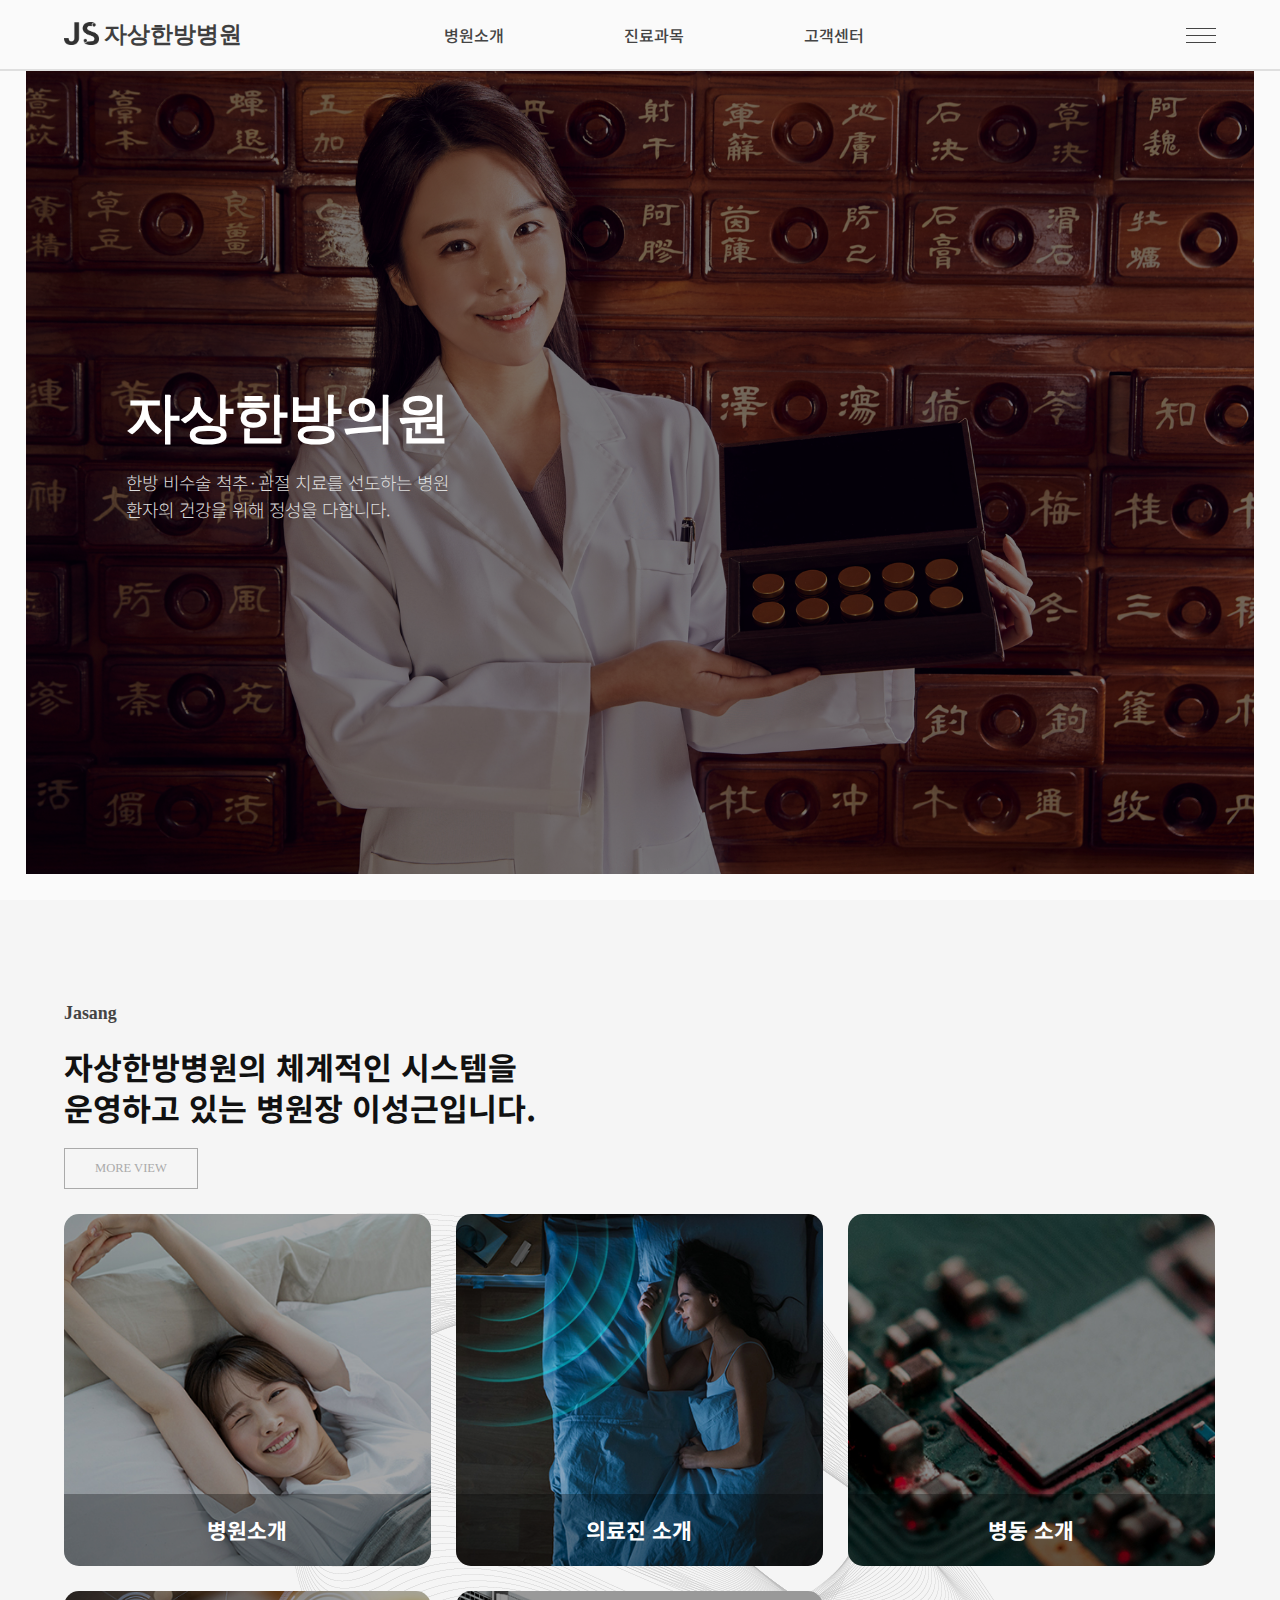
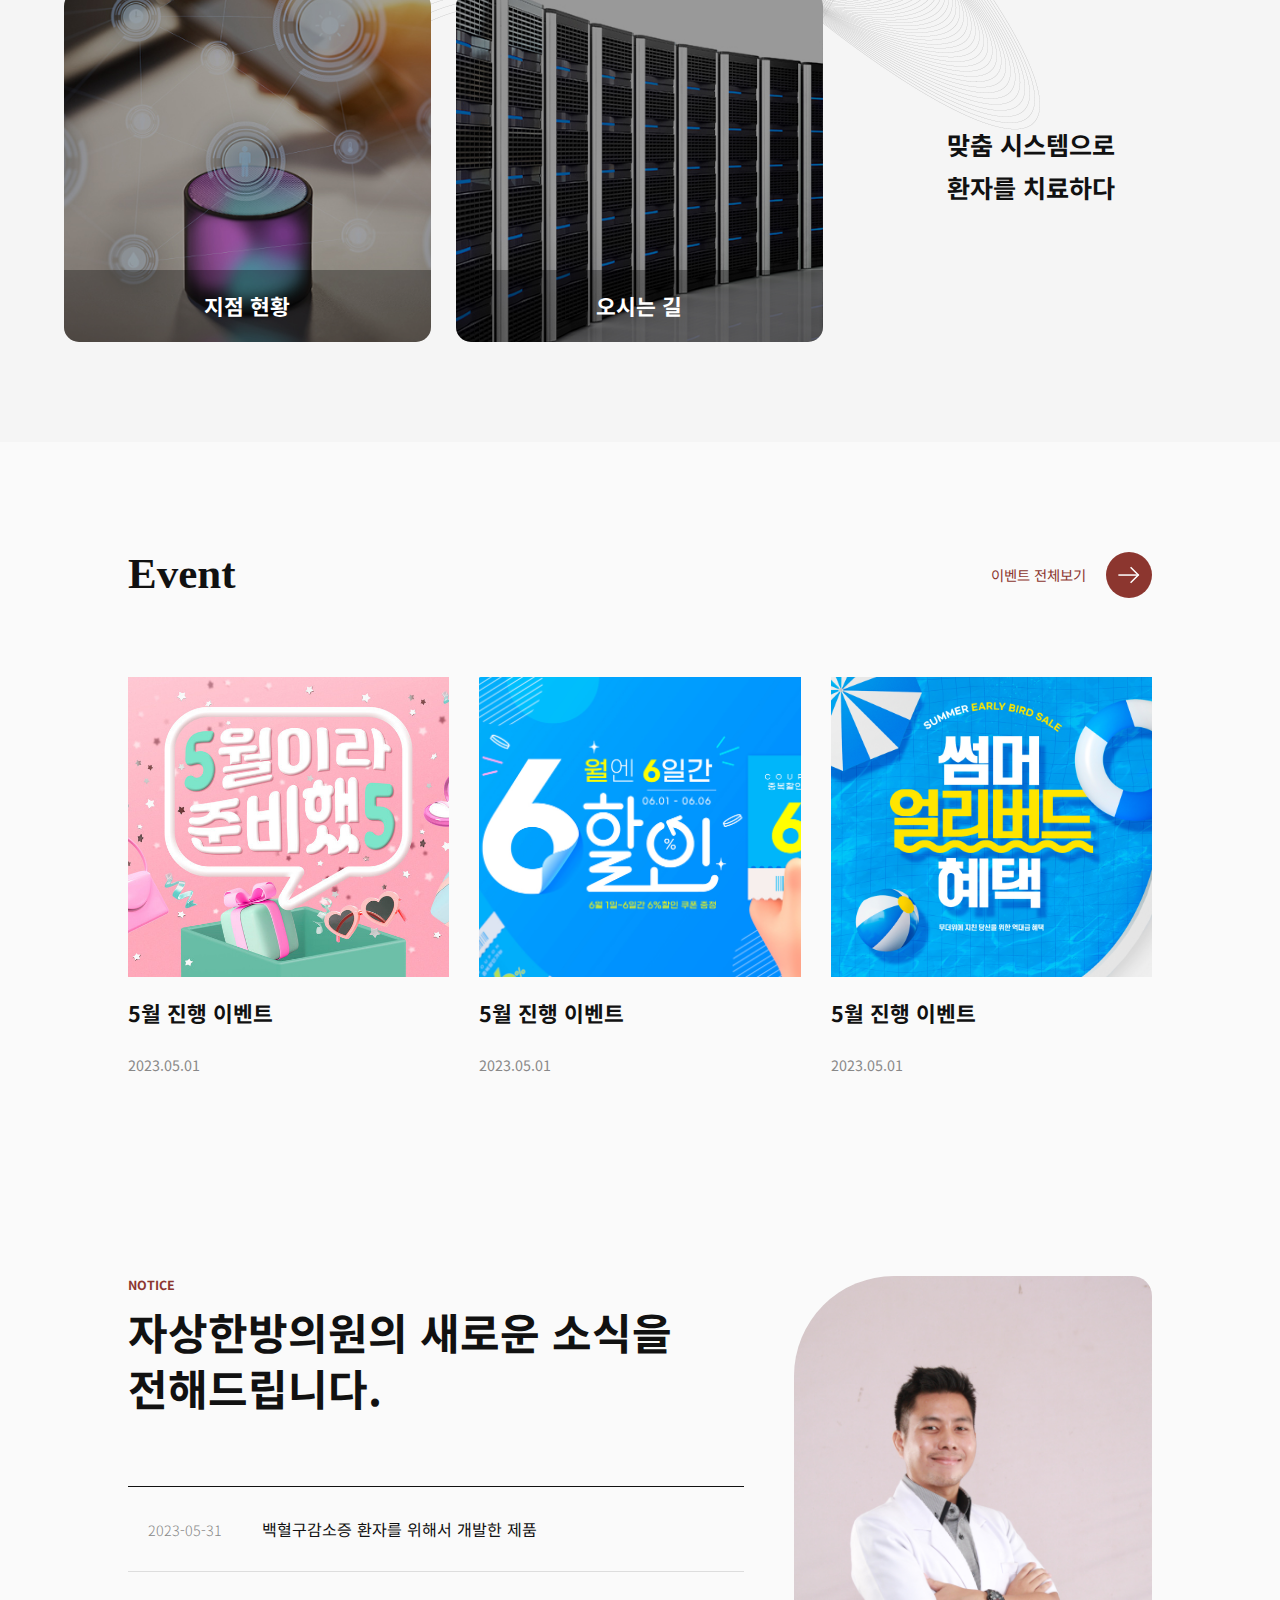
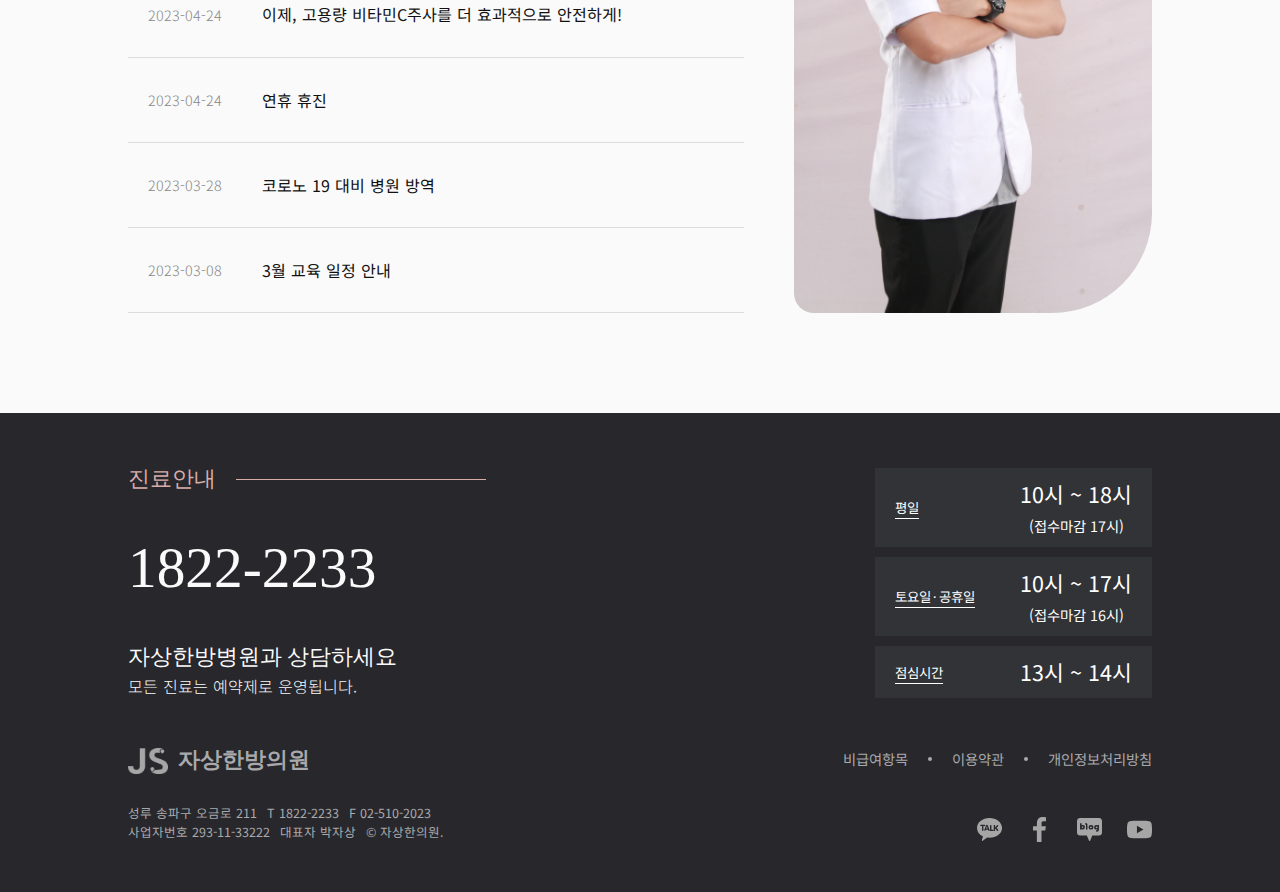
<file: index.html>
<!DOCTYPE html>
<html lang="ko">

<head>
    <meta charset="UTF-8">
    <meta name="viewport" content="width=device-width, initial-scale=1.0">
    <title>Document</title>
    <!-- 공통 css -->
    <link rel="stylesheet" href="/css/reset.css">
    <link rel="stylesheet" href="/css/style.css">
    <link rel="stylesheet" href="/css/font.css">

    <!-- 페이지별 css -->
    <link rel="stylesheet" href="/css/main-banner.css">
    <link rel="stylesheet" href="/css/layout.css">
    <link rel="stylesheet" href="/css/board-latest-img.css">
    <link rel="stylesheet" href="/css/board-latest-text.css">
</head>

<body>
    <!-- 공통영역 네브 -->
    <div class="include-file" data-include-path="/nav.html"></div>

    <!-- 상단 배너 -->
    <div class="wrapper">
        <section class="main-banner" data-type="a" data-css="main-banner">
            <div class="background">
                <div class="text__box">
                    <div class="title">
                        <span>자상한방의원</span>
                    </div>
                    <div class="text">
                        <span>한방 비수술 척추·관절 치료를 선도하는 병원</span>
                        <span>환자의 건강을 위해 정성을 다합니다.</span>
                    </div>
                </div>
            </div>
        </section>
    </div>

    <!-- 레이아웃 A -->
    <div class="wrapper">
        <section class="layout" data-type="a" data-css="layout">
            <div class="layout__box">
                <div class="layout__item title__item">
                    <div class="deco">
                        <span>Jasang</span>
                    </div>
                    <div class="title">
                        <span>자상한방병원의 체계적인 시스템을</span>
                        <span>운영하고 있는 병원장 이성근입니다.</span>
                    </div>
                    <div class="button">
                        <a href="">MORE VIEW</a>
                    </div>
                </div>
                <div class="layout__item">
                    <img src="./image/layout-1.jpg" alt="">
                    <div class="img__title">
                        <span>병원소개</span>
                    </div>
                </div>
                <div class="layout__item">
                    <img src="./image/layout-2.jpg" alt="">
                    <div class="img__title">
                        <span>의료진 소개</span>
                    </div>
                </div>
                <div class="layout__item">
                    <img src="./image/layout-3.jpg" alt="">
                    <div class="img__title">
                        <span>병동 소개</span>
                    </div>
                </div>
                <div class="layout__item">
                    <img src="./image/layout-4.jpg" alt="">
                    <div class="img__title">
                        <span>지점 현황</span>
                    </div>
                </div>
                <div class="layout__item text__item">
                    <div class="text">
                        <span>맞춤 시스템으로</span>
                        <span>환자를 치료하다</span>
                    </div>
                </div>
                <div class="layout__item">
                    <img src="./image/layout-5.jpg" alt="">
                    <div class="img__title">
                        <span>오시는 길</span>
                    </div>
                </div>
            </div>
        </section>
    </div>

    <!-- 이미지 위주 게시판 - 최신글-->
    <div class="wrapper">
        <section class="board-latest-img" data-type="a" data-css="board-latest-img">
            <div class="board__box">
                <div class="title__box">
                    <div class="title">
                        <span>Event</span>
                    </div>
                    <a href="" class="link">
                        <span>이벤트 전체보기</span>
                        <div class="arrow">
                            <span></span>
                        </div>
                    </a>
                </div>
                <div class="list__box">
                    <div class="item">
                        <div class="img">
                            <img src="./image/event-1.jpg" alt="">
                        </div>
                        <div class="info">
                            <span class="title">5월 진행 이벤트</span>
                            <span class="date">2023.05.01</span>
                        </div>
                    </div>
                    <div class="item">
                        <div class="img">
                            <img src="./image/event-2.jpg" alt="">
                        </div>
                        <div class="info">
                            <span class="title">5월 진행 이벤트</span>
                            <span class="date">2023.05.01</span>
                        </div>
                    </div>
                    <div class="item">
                        <div class="img">
                            <img src="./image/event-3.jpg" alt="">
                        </div>
                        <div class="info">
                            <span class="title">5월 진행 이벤트</span>
                            <span class="date">2023.05.01</span>
                        </div>
                    </div>
                </div>
            </div>
        </section>
    </div>

    <!-- 텍스트 위주 게시판 - 최신글 -->
    <div class="wrapper">
        <section class="board-latest-text" data-type="a" data-css="board-latest-text">
            <div class="board__box">
                <div class="right">
                    <div class="title__box">
                        <span class="deco">notice</span>
                        <p class="title">
                            <span>자상한방의원의 새로운 소식을</span>
                            <span>전해드립니다.</span>
                        </p>
                    </div>
                    <div class="table__box">
                        <a href="" class="row">
                            <span class="date">2023-05-31</span>
                            <span class="title">백혈구감소증 환자를 위해서 개발한 제품</span>
                        </a>
                        <a href="" class="row">
                            <span class="date">2023-04-24</span>
                            <span class="title">이제, 고용량 비타민C주사를 더 효과적으로 안전하게!</span>
                        </a>
                        <a href="" class="row">
                            <span class="date">2023-04-24</span>
                            <span class="title">연휴 휴진</span>
                        </a>
                        <a href="" class="row">
                            <span class="date">2023-03-28</span>
                            <span class="title">코로노 19 대비 병원 방역</span>
                        </a>
                        <a href="" class="row">
                            <span class="date">2023-03-08</span>
                            <span class="title">3월 교육 일정 안내</span>
                        </a>
                    </div>
                </div>
                <div class="left">
                    <div class="img"></div>
                </div>
            </div>
        </section>
    </div>

    <!-- 공통영역 푸터 -->
    <div class="include-file" data-include-path="/footer.html"></div>
</body>
<script src="js/include.js"></script>
<script src="js/nav.js"></script>

</html>
</file>
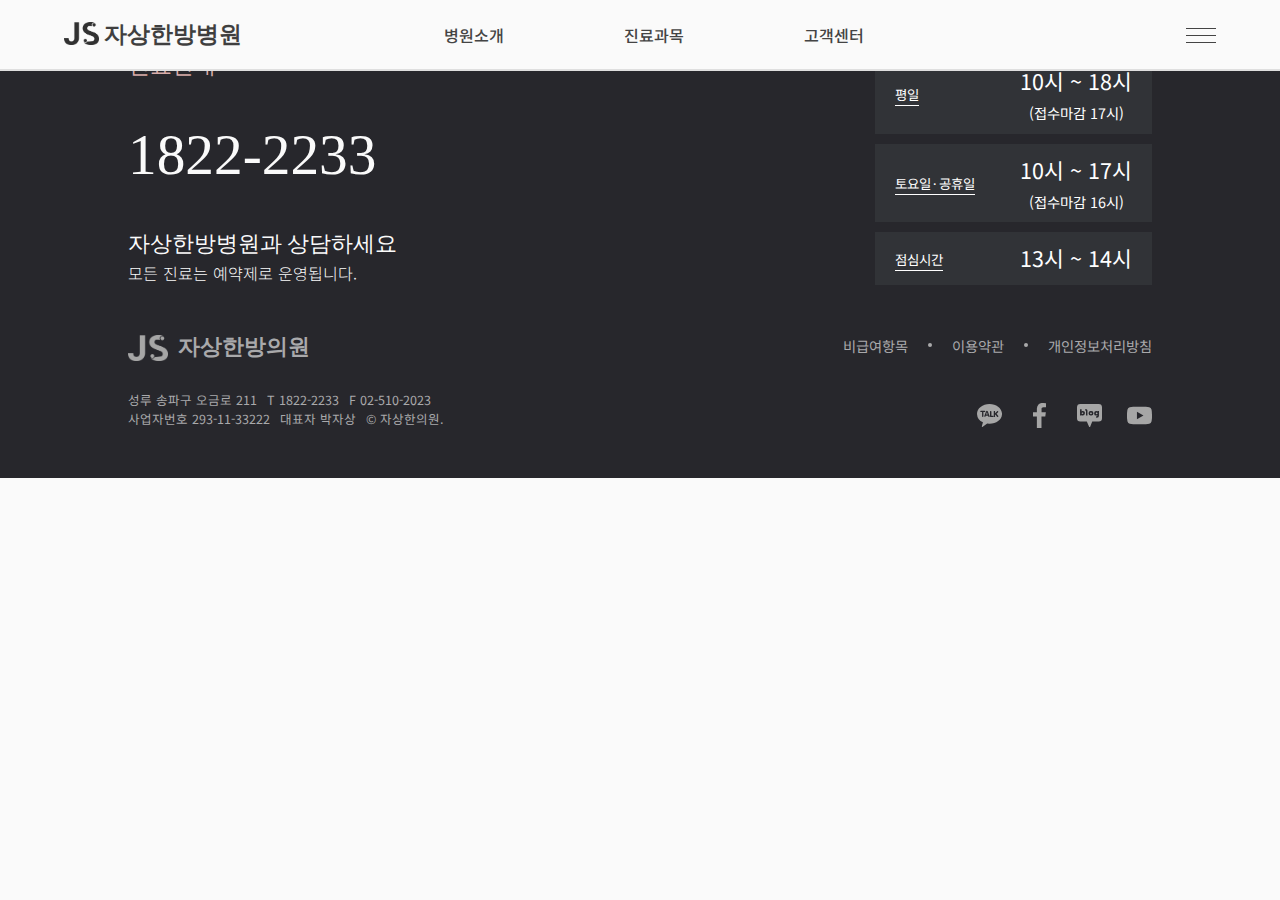
<file: sample.html>
<!DOCTYPE html>
<html lang="ko">

<head>
    <meta charset="UTF-8">
    <meta name="viewport" content="width=device-width, initial-scale=1.0">
    <title>Document</title>
    <!-- 공통 css -->
    <link rel="stylesheet" href="/css/reset.css">
    <link rel="stylesheet" href="/css/style.css">
    <link rel="stylesheet" href="/css/font.css">

    <!-- 페이지별 css -->
</head>

<body>
    <!-- 공통영역 네브 -->
    <div class="include-file" data-include-path="/nav.html"></div>

    <div class="wrapper">
        <section class="main-banner" data-type="a" data-css="main-banner">
            
        </section>
    </div>
    

    <!-- 공통영역 푸터 -->
    <div class="include-file" data-include-path="/footer.html"></div>
</body>
<script src="js/include.js"></script>
<script src="js/nav.js"></script>

</html>
</file>
<file: css/style.css>
/* header */
header {
    position: fixed;
    top: 0;
    width: 100%;
    background-color: #fafafa;
    border-bottom: 1px solid #dfdfdf;
    z-index: 9999;
}

header::after {
    content: "";
    transform: translateY(-100%);
    position: absolute;
    width: 100%;
    left: 0;
    top: 70px;
    height: 250px;
    background-color: #fafafa;
    z-index: -1;
    border-bottom: 1px solid #dfdfdf;
}

header.active::after {
    transform: translateY(0%);
}

/* nav */
nav {
    width: 90%;
    height: 70px;
    box-sizing: border-box;
    max-width: 1920px;
    margin: 0 auto;
    padding: 20px 0;
    display: flex;
    align-items: center;
    justify-content: space-between;
    gap: 30px;
}

nav .logo__box {
    opacity: .8;
    display: f;
}

nav .logo__box .img {
    display: flex;
    /* align-items: center; */
    gap: 5px;
}

nav .logo__box .img img {
    width: 35px;
    height: fit-content;
}

nav .logo__box .img .logo__text {
    font-size: 2.6rem;
    font-weight: bold;
    line-height: 1.1;
    font-family: 'noto serif kr';
}

nav .menu__box {
    display: flex;
    gap: 120px;
}

nav .menu__box .menu {
    display: flex;
    position: relative;
}

nav .menu__box .link {
    font-size: 1.8rem;
    line-height: 1.5;
    font-weight: 500;
    color: #444;
}

nav .menu__box .sub__menu {
    top: 70px;
    display: none;
    flex-direction: column;
    position: absolute;
    transform: translateX(-50%);
    left: 50%;
    width: max-content;
    align-items: center;
    gap: 10px;
}

header.active nav .menu__box .sub__menu {
    display: flex;
}

nav .menu__box .sub__menu .link {
    font-size: 1.6rem;
    font-weight: 400;
    transition: .2s;
    position: relative;
}

nav .menu__box .sub__menu .link::after {
    content: "";
    position: absolute;
    bottom: 0;
    width: 0%;
    height: 1px;
    background-color: #8c362f;
    transition: .2s;
    left: 0;
}

nav .menu__box .sub__menu .link:hover {
    color: #8c362f;
}

nav .menu__box .sub__menu .link:hover::after {
    width: 100%;
}


nav .mobile__box {
    width: 150px;
    display: flex;
    justify-content: flex-end;
    align-items: center;
}

nav .mobile__box .mobile__button {
    position: absolute;
    display: flex;
    flex-direction: column;
    align-items: flex-end;
    gap: 6px;
    cursor: pointer;
    z-index: 9999;
}

nav .mobile__box .mobile__button span {
    height: 1px;
    width: 30px;
    background-color: #444;
    opacity: 1;
    transition: .2s;
    transform-origin: center;
}

nav .mobile__box.active .mobile__button span {
    background-color: #fff;
}

nav .mobile__box.active .mobile__button span.line-1 {
    transform: translateY(7px) rotate(45deg);
}

nav .mobile__box.active .mobile__button span.line-3 {
    transform: translateY(-7px) rotate(-45deg);
}

nav .mobile__box.active .mobile__button span.line-2 {
    opacity: 0;
}

nav .mobile__box .mobile__button:hover span {
    width: 40px;
}

nav .mobile__box .mobile__menu {
    position: absolute;
    top: 0;
    left: 0;
    width: 100vw;
    height: 100vh;
    background-color: #444;
    z-index: 8888;
    display: flex;
    justify-content: center;
    align-items: center;
    gap: 100px;
    transform: translateX(100%);
}

nav .mobile__box.active .mobile__menu {
    transition: .2s;
    transform: translateX(0);
}

nav .mobile__box .mobile__menu .m__logo {
    display: flex;
    align-items: center;
    gap: 10px;
    opacity: .8;
}

nav .mobile__box .mobile__menu .m__logo img {
    width: 50px;
    height: fit-content;
    filter: invert();
}

nav .mobile__box .mobile__menu .m__logo span {
    font-size: 3.5rem;
    font-weight: bold;
    line-height: 1.1;
    font-family: 'noto serif kr';
    color: #fff;
}

nav .mobile__box .mobile__menu .m__menu__list {
    display: flex;
    flex-wrap: wrap;
    gap: 50px;
    row-gap: 15px;
    padding: 15px;
}

nav .mobile__box .mobile__menu .m__menu__list .m__menu {
    display: flex;
    flex-direction: column;
    gap: 20px;
}

nav .mobile__box .mobile__menu .m__menu__list .m__main__link {
    font-size: 2.6rem;
    font-weight: 500;
    color: #fff;
}

nav .mobile__box .mobile__menu .m__menu__list .m__sub__list {
    display: flex;
    flex-direction: column;
    gap: 7px;
}

nav .mobile__box .mobile__menu .m__menu__list .m__sub__list a {
    font-size: 1.8rem;
    font-weight: 300;
    color: #fff;
    opacity: .5;
}



/* footer */
footer {
    background-color: #27272C;
    padding: 50px 0;
    display: flex;
    flex-direction: column;
    gap: 50px;
}

footer .info__box {
    width: 80%;
    margin: 0 auto;
    display: flex;
    justify-content: space-between;
}

footer .info__box .left {
    width: 35%;
    display: flex;
    flex-direction: column;
    gap: 30px;
}

footer .info__box .left .title {
    display: flex;
    align-items: center;
    gap: 20px;
}

footer .info__box .left .text {
    display: flex;
    flex-direction: column;
}

footer .info__box .left .title span {
    font-size: 2.4rem;
    font-weight: 300;
    color: #d8aca9;
    font-family: 'noto serif kr';
}

footer .info__box .left .title span.line {
    background-color: #d8aca9;
    height: 1px;
    flex: 1 1 0%;
}

footer .info__box .left .text span {
    font-size: 1.8rem;
    color: #fafafa;
    font-weight: 300;
}

footer .info__box .left .text span.point {
    font-size: 2.4rem;
    font-family: 'noto serif kr';
    font-weight: 500;
}

footer .info__box .left .tel {
    font-size: 6.4rem;
    font-family: 'noto serif kr';
    color: #fafafa;
    font-weight: 500;
}

footer .info__box .right {
    display: flex;
    gap: 30px;

}

footer .info__box .right .item {
    display: flex;
    flex-direction: column;
    gap: 30px;
    background-color: #313337;
    padding: 20px 50px;
    justify-content: center;
}

footer .info__box .right .item .type {
    text-align: center;
}

footer .info__box .right .item .type span {
    font-size: 1.5rem;
    color: #fff;
    position: relative;
}

footer .info__box .right .item .type span::after {
    content: "";
    position: absolute;
    bottom: -2px;
    left: 0;
    width: 100%;
    height: 1px;
    background-color: #fff;
}

footer .info__box .right .item .time {
    display: flex;
    flex-direction: column;
    gap: 5px;
    text-align: center;
}

footer .info__box .right .item .time .title {
    font-size: 2.4rem;
    color: #fff;
}

footer .info__box .right .item .time .text {
    font-size: 1.6rem;
    color: #fff;
}


.footer__box {
    width: 80%;
    margin: 0 auto;
    display: flex;
    justify-content: space-between;
}

.footer__box .left {
    display: flex;
    flex-direction: column;
    gap: 30px;
}

.footer__box .logo__box {
    display: flex;
    gap: 10px;
    align-items: center;
}

.footer__box .logo__box .img {
    display: flex;
}

.footer__box .logo__box .img img {
    width: 40px;
    filter: invert() brightness(0.65);
}

.footer__box .logo__box .title {
    display: flex;
}

.footer__box .logo__box .title span {
    color: #A9A9AB;
    font-size: 2.4rem;
    font-weight: bold;
    line-height: 1.1;
    font-family: 'noto serif kr';
}

.footer__box .text__box {
    display: flex;
    flex-direction: column;
}

.footer__box .text__box .address__box,
.footer__box .text__box .copy__box {
    display: flex;
    flex-wrap: wrap;
    gap: 10px;
    row-gap: 0px;
}

.footer__box .text__box .address__box span,
.footer__box .text__box .copy__box span {
    font-size: 1.4rem;
    color: #A9A9AB;
}


.footer__box .right {
    display: flex;
    flex-direction: column;
    justify-content: space-between;
}

.footer__box .extra__info {
    display: flex;
    align-items: center;
    gap: 20px;
}

.footer__box .extra__info .div {
    width: 4px;
    height: 4px;
    border-radius: 50%;
    background-color: #A9A9AB;
}

.footer__box .extra__info a {
    color: #A9A9AB;
    font-size: 1.6rem;
}

.footer__box .sns__box {
    display: flex;
    align-items: center;
    gap: 25px;
    justify-content: flex-end;
}

.footer__box .sns__box a {
    display: flex;
}

.footer__box .sns__box img {
    width: 25px;
    height: 25px;
    filter: brightness(0.65);
}

/*media query*/
@media all and (max-width: 1440px) {
    footer .info__box .right {
        flex-direction: column;
        gap: 10px;
        justify-content: flex-end;
    }

    footer .info__box .right .item {
        flex-direction: row;
        padding: 10px 20px;
        gap: 45px;
        align-items: center;
        justify-content: space-between;
    }

    footer .info__box .right .item .time .text.empty {
        display: none;
    }
}

@media all and (max-width: 1024px) {

    nav .menu__box,
    header::after {
        display: none;
    }

    footer .info__box,
    footer .footer__box {
        width: 90%;
    }

    footer .info__box .left {
        width: 50%;
    }

    nav .mobile__box .mobile__menu {
        flex-direction: column;
    }

}

@media all and (max-width: 767px) {
    footer .info__box {
        flex-direction: column;
        gap: 30px;
    }

    footer .info__box .left {
        width: 100%;
        gap: 15px;
    }

    .footer__box {
        flex-direction: column;
        gap: 30px;
    }

    .footer__box .right {
        order: -2;
        gap: 15px;
        align-items: flex-start;
    }

    .footer__box .sns__box {
        order: -2;
    }

    .footer__box .left {
        gap: 15px;
    }
}

@media all and (max-width: 479px) {
    footer {
        gap: 25px;
    }

    nav .mobile__box .mobile__menu {
        gap: 50px;
        justify-content: flex-start;
        padding-top: 100px;
        box-sizing: border-box;
    }

    nav .mobile__box .mobile__menu .m__menu__list {
        flex-direction: column;
        gap: 10px;
        text-align: center;
        width: 100%;
    }

    nav .mobile__box .mobile__menu .m__menu__list .m__menu {
        gap: 10px;
    }

    nav .mobile__box .mobile__menu .m__menu__list .m__sub__list {
        display: none;
    }

    nav .mobile__box .mobile__menu .m__menu__list .m__menu.active .m__sub__list {
        display: flex;
        gap: 0;
        background-color: #555;
        border-top: 1px solid #444;
    }

    nav .mobile__box .mobile__menu .m__menu__list .m__menu.active .m__sub__list li {
        display: flex;


    }

    nav .mobile__box .mobile__menu .m__menu__list .m__menu.active .m__sub__list li a {
        border-bottom: 1px solid #444;
        padding: 7px;
        width: 100%;
    }
}
</file>
<file: css/font.css>
@charset "utf-8";
@import url('https://fonts.googleapis.com/css2?family=Noto+Sans+KR:wght@100;300;400;500;700;900&display=swap');
</file>
<file: css/main-banner.css>
section.main-banner{
    position: relative;
    height: 100vh;
    padding: 2vw;
    box-sizing: border-box;
    
}
section.main-banner .background{
    position: relative;
    height: 100%;
    width: 100%;
    overflow: hidden;
}
section.main-banner .background::after{
    content: "";
    position: absolute;
    top: 0;
    left: 0;
    height: 100%;
    width: 100%;
    background-color: rgba(0 0 0 / 50%);
}
section.main-banner[data-type="a"] .background{
    background: url(../image/main-banner-1.jpg) center / cover no-repeat fixed;
}
section.main-banner .text__box{
    display: flex;
    flex-direction: column;
    gap: 10px;
    position: absolute;
    top: 50%;
    left: 100px;
    transform: translateY(-50%);
    z-index: 10;
}
section.main-banner .text__box .title,
section.main-banner .text__box .text{
    display: flex;
    flex-direction: column;
}
section.main-banner .text__box .title span,
section.main-banner .text__box .text span{
    color: #fff;
}
section.main-banner .text__box .title span{
    font-size: 6.0rem;
    font-weight: 700;
    font-family: 'noto serif kr';
}
section.main-banner .text__box .text span{
    font-size: 2.0rem;
    font-weight: 300;
    color: #ddd;
}


/*media query*/
@media all and (max-width: 1440px) {

}
@media all and (max-width: 1024px) {
    section.main-banner{
        padding: 0;
        height: 80vh;
    }
}
@media all and (max-width: 767px) {
    section.main-banner .text__box{
        width: 100%;
        left: 50%;
        transform: translate(-50%, -50%);
    }
    section.main-banner .text__box .title, 
    section.main-banner .text__box .text{
        text-align: center;
    }
}
@media all and (max-width: 479px) {
    section.main-banner .text__box .title span{
        font-size: 4.0rem;
    }
    
}
</file>
<file: css/layout.css>
section.layout{

}
section.layout[data-type="a"]{
    background-color: #f5f5f5;
}
section.layout[data-type="a"] .layout__box{
    padding: 100px 0;
    max-width: 90%;
    margin: 0 auto;
    display: flex;
    flex-wrap: wrap;
    gap: 25px;
    position: relative;
    z-index: 0;
}
section.layout[data-type="a"] .layout__box::before{
    content: "";
    background: url(../image/layout-1-background-2.png) center no-repeat;
    position: absolute;
    width: 100%;
    height: 100%;
    top: 0;
    left: 0;
    z-index: -1;
    pointer-events: none;
}
section.layout[data-type="a"] .layout__box .layout__item{
    width: calc(calc(100% / 4) - 25px);
}
section.layout[data-type="a"] .layout__box .title__item.layout__item{
    display: flex;
    flex-direction: column;
    align-items: flex-start;
    justify-content: center;
    padding-left: 50px;
    width: calc(calc(100% / 2) - 75px);
}
section.layout[data-type="a"] .layout__box .title__item{
    display: flex;
    flex-direction: column;
    gap: 20px;
}
section.layout[data-type="a"] .layout__box .title__item .deco,
section.layout[data-type="a"] .layout__box .title__item .title,
section.layout[data-type="a"] .layout__box .title__item .button{
    display: flex;
    flex-direction: column;
}
section.layout[data-type="a"] .layout__box .title__item .deco span{
    font-size: 2.0rem;
    font-family: roboto;
    font-weight: bold;
    color: #444;
}
section.layout[data-type="a"] .layout__box .title__item .title span{
    font-size: 3.5rem;
    font-weight: 700;
    line-height: 1.3
}
section.layout[data-type="a"] .layout__box .title__item .button a{
    padding: 10px 30px;
    color: #aaa;
    font-family: roboto;
    font-size: 1.4rem;
    border: 1px solid #aaa;
}
section.layout[data-type="a"] .layout__box .text__item{
    justify-content: center;
    align-items: center;
}
section.layout[data-type="a"] .layout__box .text__item .text{
    display: flex;
    flex-direction: column;
    gap: 5px;
}
section.layout[data-type="a"] .layout__box .text__item .text span{
    font-size: 2.8rem;
    font-weight: 700;
}
section.layout[data-type="a"] .layout__box .layout__item{
    display: flex;
    border-radius: 15px;
    overflow: hidden;
    position: relative;
}
section.layout[data-type="a"] .layout__box .layout__item img{
    width: 100%;
    object-fit: cover;
}

section.layout[data-type="a"] .layout__box .layout__item .img__title{
    position: absolute;
    bottom: 0;
    left: 0;
    display: flex;
    justify-content: center;
    width: 100%;
    box-sizing: border-box;
    padding: 20px 40px;
    background-color: rgba(0 0 0 / 30%);
}
section.layout[data-type="a"] .layout__box .layout__item .img__title span{
    font-size: 2.4rem;
    font-weight: 700;
    color: #fff;
}


/*media query*/
@media all and (max-width: 1440px) {
    section.layout[data-type="a"] .layout__box .layout__item{
        width: calc(calc(100% / 3) - 17px);
    }
    section.layout[data-type="a"] .layout__box .text__item{
        order: 2;
    }
    section.layout[data-type="a"] .layout__box .title__item.layout__item{
        width: 100%;
        padding-left: 0;
        border-radius: 0;
    }
}
@media all and (max-width: 1024px) {
    
}
@media all and (max-width: 767px) {
    section.layout[data-type="a"] .layout__box .layout__item{
        width: calc(calc(100% / 2) - 13px);
    }

    section.layout[data-type="a"] .layout__box{
        padding: 50px 0;
    }
    section.layout[data-type="a"] .layout__box .layout__item .img__title{
        padding: 10px 20px;
    }
}
@media all and (max-width: 479px) {
    section.layout[data-type="a"] .layout__box{
        gap: 10px;
    }
    section.layout[data-type="a"] .layout__box .layout__item{
            width: calc(calc(100% / 2) - 5px);
    }
    section.layout[data-type="a"] .layout__box .title__item .title span{
        font-size: 2.5rem;
    }
    section.layout[data-type="a"] .layout__box .text__item .text span{
        font-size: 2.0rem;
        font-weight: 500;
    }
    section.layout[data-type="a"] .layout__box .text__item .text{
        gap: 0;
    }
    
    

}
</file>
<file: css/board-latest-img.css>
section.board-latest-img{

}
section.board-latest-img[data-type="a"]{
}
section.board-latest-img[data-type="a"] .board__box{
    max-width: 70%;
    width: 100%;
    padding: 100px 0;
    margin: 0 auto;
}
section.board-latest-img[data-type="a"] .title__box{
    display: flex;
    justify-content: space-between;
    align-items: center;
}
section.board-latest-img[data-type="a"] .title__box .title{
    display: flex;
}
section.board-latest-img[data-type="a"] .title__box .title span{
    font-size: 4.8rem;
    font-weight: 700;
    font-family: 'roboto';
}
section.board-latest-img[data-type="a"] .title__box .link{
    display: flex;
    align-items: center;
    gap: 20px;

}
section.board-latest-img[data-type="a"] .title__box .link span{
    font-size: 1.6rem;
    color: #8c362f;
}
section.board-latest-img[data-type="a"] .title__box .link .arrow{
    background-color: #8c362f;
    display: flex;
    align-items: center;
    justify-content: center;
    width: 22px;
    height: 22px;
    padding: 12px;
    border-radius: 50%;
}
section.board-latest-img[data-type="a"] .title__box .link .arrow span{
    background: url(../image/arrow.svg) center / contain no-repeat;
    width: 100%;
    height: 100%;
}
section.board-latest-img[data-type="a"] .list__box{
    display: flex;
    flex-wrap: wrap;
    gap: 30px;
    margin-top: 70px;
}
section.board-latest-img[data-type="a"] .list__box .item{
    display: flex;
    flex-direction: column;
    gap: 20px;
    flex: 1 1 0%;
    cursor: pointer;
}
section.board-latest-img[data-type="a"] .list__box .item .img{
    width: 100%;
    height: 100%;
    max-height: 300px;
    display: flex;
}
section.board-latest-img[data-type="a"] .list__box .item .img img{
    width: 100%;
    object-fit: cover;
}
section.board-latest-img[data-type="a"] .list__box .item .info{
    display: flex;
    flex-direction: column;
    gap: 25px;
}
section.board-latest-img[data-type="a"] .list__box .item .info .title{
    font-size: 2.4rem;
    font-weight: 700;
}
section.board-latest-img[data-type="a"] .list__box .item .info .date{
    font-size: 1.6rem;
    color: #888;
}

/*media query*/
@media all and (max-width: 1440px) {
    section.board-latest-img[data-type="a"] .board__box{
        max-width: 80%;
    }
}
@media all and (max-width: 1024px) {
    section.board-latest-img[data-type="a"] .board__box{
        max-width: 90%;
    }
}
@media all and (max-width: 767px) {
    section.board-latest-img[data-type="a"] .list__box .item{
        flex: none;
        width: calc(50% - 15px);
    }   
    section.board-latest-img[data-type="a"] .board__box{
        padding: 50px 0;
    }

}
@media all and (max-width: 479px) {
    section.board-latest-img[data-type="a"] .title__box .title span{
        font-size: 3.0rem;
    }
    section.board-latest-img[data-type="a"] .title__box .link{
        gap: 10px;
    }
    section.board-latest-img[data-type="a"] .title__box .link .arrow{
        width: 15px;
        height: 15px;
        padding: 10px;
    }
}
</file>
<file: css/board-latest-text.css>
section.board-latest-text{

}
section.board-latest-text[data-type="a"]{
}
section.board-latest-text[data-type="a"] .board__box{
    max-width: 70%;
    width: 100%;
    padding: 100px 0;
    margin: 0 auto;
    display: flex;
    gap: 50px;
}
section.board-latest-text[data-type="a"] .board__box .right{
    flex: 1 1 0%;
}
section.board-latest-text[data-type="a"] .board__box .left{
    width: 35%;
}
section.board-latest-text[data-type="a"] .board__box .left .img{
    border-radius: 20px;
    border-top-left-radius: 100px;
    border-bottom-right-radius: 100px;
    background: url(../image/board-side.jpg) center / cover no-repeat;
    width: 100%;
    height: 100%;
}

section.board-latest-text[data-type="a"] .board__box .title__box{
    display: flex;
    flex-direction: column;
    gap: 10px;
}
section.board-latest-text[data-type="a"] .board__box .title__box .deco{
    font-size: 1.4rem;
    text-transform: uppercase;
    font-weight: 700;
    color: #8c362f;
}
section.board-latest-text[data-type="a"] .board__box .title__box .title{
    display: flex;
    flex-direction: column;
}
section.board-latest-text[data-type="a"] .board__box .title__box .title span{
    font-size: 4.8rem;
    line-height: 1.3;
    font-weight: 700;
}
section.board-latest-text[data-type="a"] .board__box .table__box{
    margin-top: 70px;
    display: flex;
    flex-direction: column;
    border-top: 1px solid #111;
}
section.board-latest-text[data-type="a"] .board__box .table__box .row{
    display: flex;
    align-items: center;
    gap: 40px;
    padding: 30px 20px;
    border-bottom: 1px solid #ddd;
    transition: background-color .2s;
}
section.board-latest-text[data-type="a"] .board__box .table__box .row:hover{
    background-color: #f5f5f5;
}
section.board-latest-text[data-type="a"] .board__box .table__box .row .date{
    font-size: 1.6rem;
    color: #888;
    font-weight: 300;
    white-space: pre;
}
section.board-latest-text[data-type="a"] .board__box .table__box .row .title{
    font-size: 1.8rem;
}


/*media query*/
@media all and (max-width: 1440px) {
    section.board-latest-text[data-type="a"] .board__box{
        max-width: 80%;
    }
}
@media all and (max-width: 1024px) {
    section.board-latest-text[data-type="a"] .board__box{
        max-width: 90%;
    }
    section.board-latest-text[data-type="a"] .board__box .left .img{
        border-radius: 10px;
        border-top-left-radius: 50px;
        border-bottom-right-radius: 50px;
    }
    section.board-latest-text[data-type="a"] .board__box .left{
        display: none;
    }
    section.board-latest-text[data-type="a"] .board__box .table__box .row{
        padding: 20px 15px;
    }
}
@media all and (max-width: 767px) {
    section.board-latest-text[data-type="a"] .board__box{
        padding: 50px 0;
    }
    section.board-latest-text[data-type="a"] .board__box .table__box .row{
        padding: 20px 0px;
    }
}
@media all and (max-width: 479px) {
    section.board-latest-text[data-type="a"] .board__box .table__box{
        margin-top: 35px;
    }
    section.board-latest-text[data-type="a"] .board__box .title__box .title span{
        font-size: 3.0rem;
    }
    section.board-latest-text[data-type="a"] .board__box .table__box .row{
        gap: 15px;
    }
}
</file>
